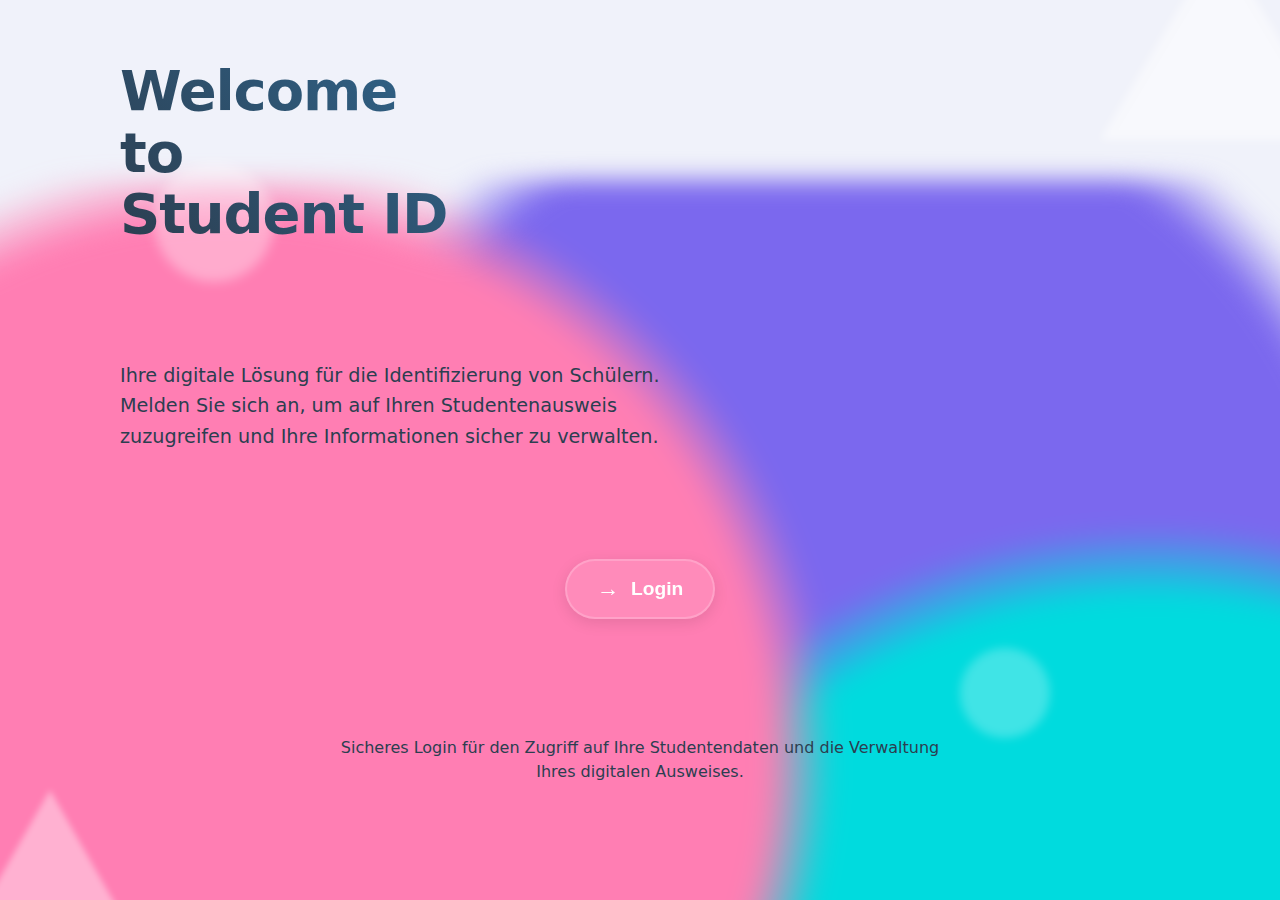
<file: index.html>
<!DOCTYPE html>
<html lang="de">
<head>
    <meta charset="UTF-8">
    <meta name="viewport" content="width=device-width, initial-scale=1.0">
    <title>StudyID</title>
    <link rel="stylesheet" href="style/index_transition/transitions.css">
    <style>
        /* Keyframes */
        @keyframes moveBlur {
            0% {
                transform: scale(1) translate(0px, 0px) rotate(0deg);
                opacity: 0.95;
            }
            25% {
                transform: scale(1.2) translate(40px, -30px) rotate(8deg);
                opacity: 1;
            }
            50% {
                transform: scale(1.1) translate(-30px, 30px) rotate(-8deg);
                opacity: 0.95;
            }
            75% {
                transform: scale(1.2) translate(30px, 40px) rotate(8deg);
                opacity: 1;
            }
            100% {
                transform: scale(1) translate(0px, 0px) rotate(0deg);
                opacity: 0.95;
            }
        }

        @keyframes floatTriangle {
            0% {
                transform: translate(0, 0) rotate(0deg);
            }
            50% {
                transform: translate(20px, -20px) rotate(10deg);
            }
            100% {
                transform: translate(0, 0) rotate(0deg);
            }
        }

        /* Grundstil */
        body {
            margin: 0;
            font-family: 'Arial', sans-serif;
            background: #f5f7ff;
            min-height: 100vh;
            display: flex;
            align-items: center;
            justify-content: center;
            padding: 0;
        }

        .container {
            position: relative;
            width: 100%;
            height: 100vh;
            background: #f0f2fa;
            overflow: hidden;
            box-shadow: none;
        }

        /* Hintergrund-Farbverlauf mit Blur */
        .background-blur {
            position: absolute;
            width: 160%;
            height: 160%;
            top: 20%;
            left: -30%;
            background: 
                radial-gradient(circle at 30% 40%, rgba(255, 126, 179, 1) 0%, rgba(255, 126, 179, 1) 32%, transparent 36%),
                radial-gradient(circle at 75% 70%, rgba(0, 219, 222, 1) 0%, rgba(0, 219, 222, 1) 32%, transparent 36%),
                radial-gradient(circle at 60% 30%, rgba(123, 104, 238, 1) 0%, rgba(123, 104, 238, 1) 32%, transparent 36%),
                radial-gradient(circle at 60% 90%, rgba(255, 215, 0, 1) 0%, rgba(255, 215, 0, 1) 28%, transparent 32%);
            filter: blur(12px);
            z-index: 1;
            animation: moveBlur 25s ease-in-out infinite;
            transform-origin: center center;
        }

        .triangle {
            position: absolute;
            width: 0;
            height: 0;
            border-left: 120px solid transparent;
            border-right: 120px solid transparent;
            border-bottom: 200px solid rgba(255, 255, 255, 0.5);
            top: -60px;
            right: -60px;
            z-index: 2;
            animation: floatTriangle 15s ease-in-out infinite;
            filter: blur(4px);
        }

        .triangle-2 {
            position: absolute;
            width: 0;
            height: 0;
            border-left: 80px solid transparent;
            border-right: 80px solid transparent;
            border-bottom: 140px solid rgba(255, 255, 255, 0.4);
            bottom: -30px;
            left: -30px;
            z-index: 2;
            animation: floatTriangle 20s ease-in-out infinite reverse;
            filter: blur(3px);
        }

        /* Zusätzliche Formen für mehr Tiefe */
        .circle {
            position: absolute;
            width: 120px;
            height: 120px;
            border-radius: 50%;
            background: rgba(255, 255, 255, 0.35);
            top: 18%;
            left: 12%;
            z-index: 2;
            filter: blur(6px);
            animation: floatTriangle 18s ease-in-out infinite;
        }

        .circle-2 {
            position: absolute;
            width: 90px;
            height: 90px;
            border-radius: 50%;
            background: rgba(255, 255, 255, 0.25);
            bottom: 18%;
            right: 18%;
            z-index: 2;
            filter: blur(5px);
            animation: floatTriangle 22s ease-in-out infinite reverse;
        }

        /* Inhalt */
        .content {
            position: relative;
            z-index: 2;
            padding: clamp(20px, 5vw, 40px);
            color: #111;
            display: flex;
            flex-direction: column;
            height: 100%;
            justify-content: space-between;
            box-sizing: border-box;
            max-width: 1200px;
            margin: 0 auto;
        }

        h1 {
            font-family: 'Segoe UI', system-ui, -apple-system, sans-serif;
            font-size: clamp(2.5rem, 6vw, 3.5rem);
            font-weight: 800;
            line-height: 1.1;
            margin: 0 0 20px 0;
            background: linear-gradient(45deg, #2c3e50, #3498db);
            -webkit-background-clip: text;
            background-clip: text;
            color: transparent;
            letter-spacing: -0.02em;
        }

        .subtext {
            font-family: 'Segoe UI', system-ui, -apple-system, sans-serif;
            font-size: clamp(1rem, 2.2vw, 1.2rem);
            color: #2c3e50;
            line-height: 1.6;
            margin-bottom: 30px;
            max-width: 600px;
            font-weight: 400;
        }

        /* Button */
        .login-button {
            padding: 15px 30px;
            border: 2px solid rgba(255, 255, 255, 0.2);
            background: rgba(255, 255, 255, 0.1);
            color: #ffffff;
            font-size: 1.2rem;
            cursor: pointer;
            border-radius: 30px;
            transition: all 0.4s ease;
            outline: none;
            position: relative;
            overflow: hidden;
            font-weight: bold;
            display: inline-flex;
            align-items: center;
            gap: 12px;
            margin: auto 0 40px 0;
            text-decoration: none;
            backdrop-filter: blur(5px);
            -webkit-backdrop-filter: blur(5px);
            box-shadow: 0 4px 15px rgba(0, 0, 0, 0.1);
        }

        .login-button::after {
            content: "";
            position: absolute;
            top: 0;
            left: 0;
            width: 100%;
            height: 100%;
            background: radial-gradient(
                circle,
                rgba(255, 255, 255, 0.3) 0%,
                rgba(255, 255, 255, 0) 70%
            );
            transform: scale(0);
            transition: transform 0.5s ease;
        }

        .login-button:hover::after {
            transform: scale(4);
        }

        .login-button:hover {
            border-color: rgba(255, 255, 255, 0.4);
            background: rgba(255, 255, 255, 0.15);
            transform: translateY(-2px);
            box-shadow: 0 6px 20px rgba(0, 0, 0, 0.15);
        }

        .login-button span {
            text-decoration: none;
            position: relative;
            z-index: 1;
            font-size: 1.4rem;
            transition: transform 0.3s ease;
        }

        .login-button:hover span {
            transform: translateX(3px);
        }

        .button-link {
            display: flex;
            justify-content: center;
            text-decoration: none;
        }

        .button-link:hover {
            text-decoration: none;
        }

        /* Footer */
        .bottom-text {
            font-family: 'Segoe UI', system-ui, -apple-system, sans-serif;
            font-size: clamp(0.9rem, 1.6vw, 1rem);
            text-align: center;
            color: #2c3e50;
            margin-top: 0;
            padding-bottom: 40px;
            max-width: 600px;
            margin-left: auto;
            margin-right: auto;
            font-weight: 400;
            line-height: 1.5;
        }

        /* Media Queries */
        @media (min-width: 768px) {
            .content {
                padding: 40px 60px;
            }
        }

        @media (min-width: 1024px) {
            .content {
                padding: 60px 80px;
            }
        }
    </style>
</head>
<body>
    <div class="transition-overlay"></div>
    <div class="loading-spinner"></div>
    <div class="container">
        <div class="background-blur"></div>
        <div class="triangle"></div>
        <div class="triangle-2"></div>
        <div class="circle"></div>
        <div class="circle-2"></div>
        <div class="content page-content">
            <h1>Welcome<br>to<br><strong>Student ID</strong></h1>
            <p class="subtext">
                Ihre digitale Lösung für die Identifizierung von Schülern.
                Melden Sie sich an, um auf Ihren Studentenausweis zuzugreifen
                und Ihre Informationen sicher zu verwalten.
            </p>

            <a href="pages/card-glass.html" class="button-link" data-transition="slide">
                <button class="login-button">
                    <span>→</span> Login
                </button>
            </a>

            <p class="bottom-text">
                Sicheres Login für den Zugriff auf Ihre Studentendaten und die Verwaltung Ihres digitalen Ausweises.
            </p>
        </div>
    </div>

    <script>
        document.addEventListener('DOMContentLoaded', () => {
            const links = document.querySelectorAll('a[data-transition]');
            const overlay = document.querySelector('.transition-overlay');
            const spinner = document.querySelector('.loading-spinner');
            const content = document.querySelector('.page-content');

            links.forEach(link => {
                link.addEventListener('click', (e) => {
                    e.preventDefault();
                    const href = link.getAttribute('href');

                    // Start transition
                    content.classList.add('fade-out');
                    overlay.classList.add('active');
                    spinner.classList.add('active');

                    // Navigate after animation
                    setTimeout(() => {
                        window.location.href = href;
                    }, 600);
                });
            });
        });
    </script>
</body>
</html>
</file>
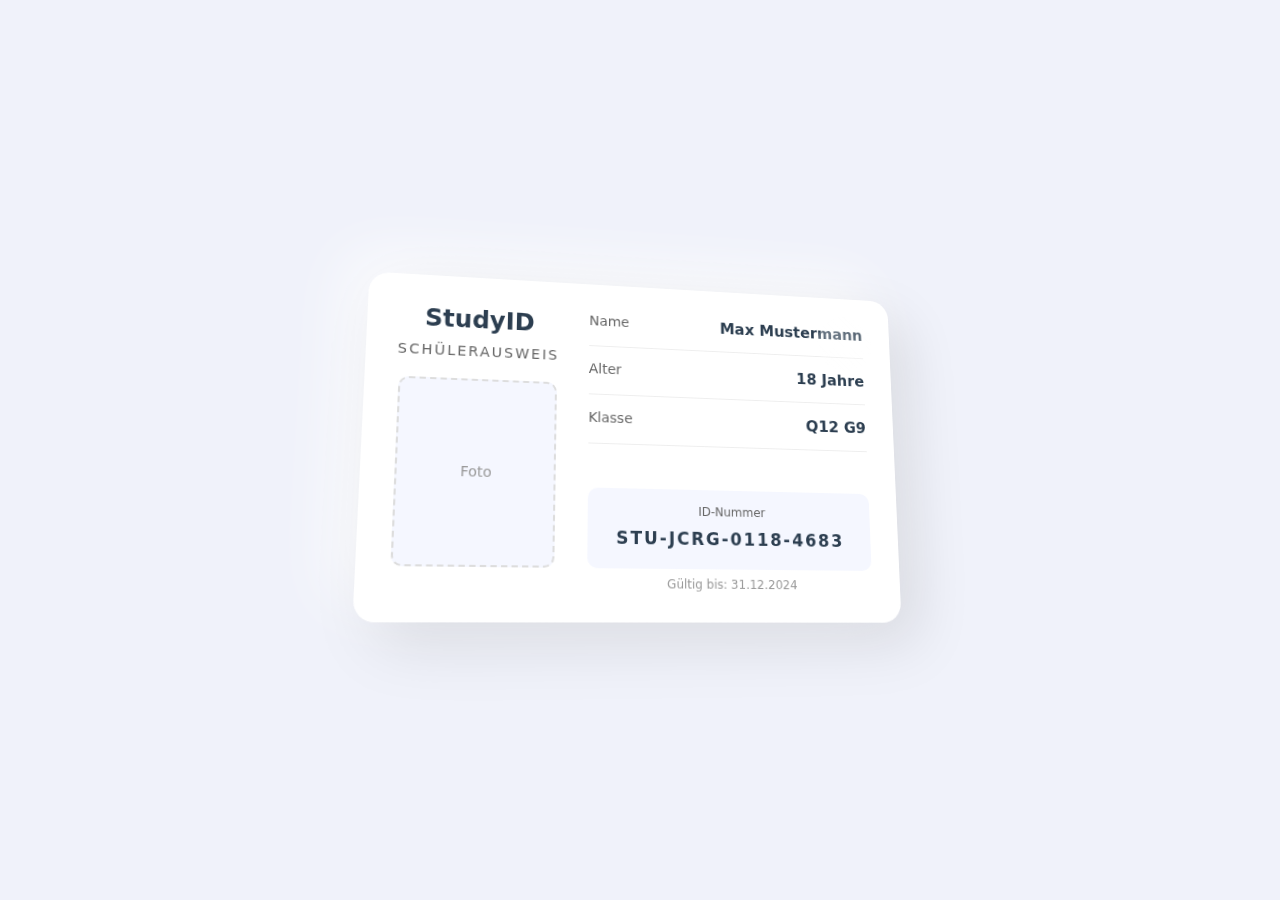
<file: card-01.html>
<!DOCTYPE html>
<html lang="de">
<head>
    <meta charset="UTF-8">
    <meta name="viewport" content="width=device-width, initial-scale=1.0">
    <title>StudyID - Schülerausweis</title>
    <style>
        body {
            margin: 0;
            min-height: 100vh;
            display: flex;
            align-items: center;
            justify-content: center;
            background: #f0f2fa;
            font-family: 'Segoe UI', system-ui, -apple-system, sans-serif;
        }

        .card-container {
            perspective: 1000px;
            width: 540px;
            height: 340px;
        }

        .id-card {
            width: 100%;
            height: 100%;
            background: white;
            border-radius: 20px;
            padding: 30px;
            box-sizing: border-box;
            position: relative;
            transform-style: preserve-3d;
            transform: rotateX(10deg) rotateY(10deg);
            box-shadow: 
                20px 20px 60px rgba(0, 0, 0, 0.1),
                -20px -20px 60px rgba(255, 255, 255, 0.8);
            transition: transform 0.5s ease;
            display: flex;
            gap: 30px;
        }

        .id-card:hover {
            transform: rotateX(0deg) rotateY(0deg);
        }

        .left-section {
            flex: 0 0 auto;
            display: flex;
            flex-direction: column;
            align-items: center;
        }

        .right-section {
            flex: 1;
            display: flex;
            flex-direction: column;
            justify-content: space-between;
        }

        .card-header {
            text-align: center;
            margin-bottom: 20px;
        }

        .logo {
            font-size: 24px;
            font-weight: 800;
            color: #2c3e50;
            margin-bottom: 10px;
        }

        .card-type {
            font-size: 14px;
            color: #666;
            text-transform: uppercase;
            letter-spacing: 2px;
        }

        .photo-area {
            width: 150px;
            height: 180px;
            background: #f5f7ff;
            border-radius: 10px;
            display: flex;
            align-items: center;
            justify-content: center;
            color: #999;
            font-size: 14px;
            border: 2px dashed #ddd;
        }

        .info-section {
            margin-bottom: 20px;
        }

        .info-row {
            display: flex;
            justify-content: space-between;
            margin-bottom: 15px;
            padding-bottom: 15px;
            border-bottom: 1px solid #eee;
        }

        .info-label {
            color: #666;
            font-size: 14px;
        }

        .info-value {
            color: #2c3e50;
            font-weight: 600;
            font-size: 16px;
        }

        .id-number {
            text-align: center;
            padding: 15px;
            background: #f5f7ff;
            border-radius: 10px;
        }

        .id-number-label {
            font-size: 12px;
            color: #666;
            margin-bottom: 5px;
        }

        .id-number-value {
            font-size: 17px;
            font-weight: 700;
            color: #2c3e50;
            letter-spacing: 2px;
            cursor: pointer;
            position: relative;
            display: inline-block;
            padding: 5px 10px;
            border-radius: 5px;
            transition: background-color 0.3s ease;
        }

        .id-number-value:hover {
            background-color: #f5f7ff;
        }

        .tooltip {
            position: absolute;
            bottom: 100%;
            left: 50%;
            transform: translateX(-50%);
            background-color: #2c3e50;
            color: white;
            padding: 5px 10px;
            border-radius: 4px;
            font-size: 12px;
            white-space: nowrap;
            opacity: 0;
            visibility: hidden;
            transition: all 0.3s ease;
            margin-bottom: 5px;
        }

        .tooltip::after {
            content: '';
            position: absolute;
            top: 100%;
            left: 50%;
            transform: translateX(-50%);
            border-width: 5px;
            border-style: solid;
            border-color: #2c3e50 transparent transparent transparent;
        }

        .id-number-value:hover .tooltip {
            opacity: 1;
            visibility: visible;
        }

        .card-footer {
            text-align: center;
            font-size: 12px;
            color: #999;
        }

        /* Hologramm-Effekt */
        .hologram {
            position: absolute;
            top: 20px;
            right: 20px;
            width: 60px;
            height: 60px;
            background: linear-gradient(45deg, 
                rgba(255,255,255,0.1) 0%,
                rgba(255,255,255,0.3) 50%,
                rgba(255,255,255,0.1) 100%);
            border-radius: 50%;
            animation: hologram 3s infinite;
        }

        @keyframes hologram {
            0% {
                transform: rotate(0deg);
                opacity: 0.5;
            }
            50% {
                transform: rotate(180deg);
                opacity: 0.8;
            }
            100% {
                transform: rotate(360deg);
                opacity: 0.5;
            }
        }

        .copy-success {
            position: fixed;
            top: 20px;
            right: 20px;
            background-color: #27ae60;
            color: white;
            padding: 10px 20px;
            border-radius: 5px;
            font-size: 14px;
            opacity: 0;
            visibility: hidden;
            transition: all 0.3s ease;
            z-index: 1000;
        }

        .copy-success.show {
            opacity: 1;
            visibility: visible;
        }
    </style>
</head>
<body>
    <div class="card-container">
        <div class="id-card">
            <div class="hologram"></div>
            
            <div class="left-section">
                <div class="card-header">
                    <div class="logo">StudyID</div>
                    <div class="card-type">Schülerausweis</div>
                </div>
                <div class="photo-area">
                    Foto
                </div>
            </div>

            <div class="right-section">
                <div class="info-section">
                    <div class="info-row">
                        <span class="info-label">Name</span>
                        <span class="info-value">Max Mustermann</span>
                    </div>
                    <div class="info-row">
                        <span class="info-label">Alter</span>
                        <span class="info-value">18 Jahre</span>
                    </div>
                    <div class="info-row">
                        <span class="info-label">Klasse</span>
                        <span class="info-value">Q12 G9</span>
                    </div>
                </div>

                <div class="id-number">
                    <div class="id-number-label">ID-Nummer</div>
                    <div class="id-number-value" onclick="copyToClipboard(this)" data-id="STU-JCRG-0118-4683">
                        <!--STU-SSSS-AAJJ-NNNN-->
                        <!--STU-Schulabkürzung-Schulart + Eintrittsjahr-Zufälliger numerischer Wert--> 
                        <!--Schulart: 01-Gymnasium  02-Realschule  03-Hauptschule-->
                        STU-JCRG-0118-4683
                        <span class="tooltip">Kopieren</span>
                    </div>
                </div>

                <div class="card-footer">
                    Gültig bis: 31.12.2024
                </div>
            </div>
        </div>
    </div>
    <div class="copy-success">ID-Nummer kopiert!</div>

    <script>
        function copyToClipboard(element) {
            const idNumber = element.getAttribute('data-id');
            navigator.clipboard.writeText(idNumber).then(() => {
                const successMessage = document.querySelector('.copy-success');
                successMessage.classList.add('show');
                setTimeout(() => {
                    successMessage.classList.remove('show');
                }, 2000);
            }).catch(err => {
                console.error('Fehler beim Kopieren:', err);
            });
        }
    </script>
</body>
</html>
</file>
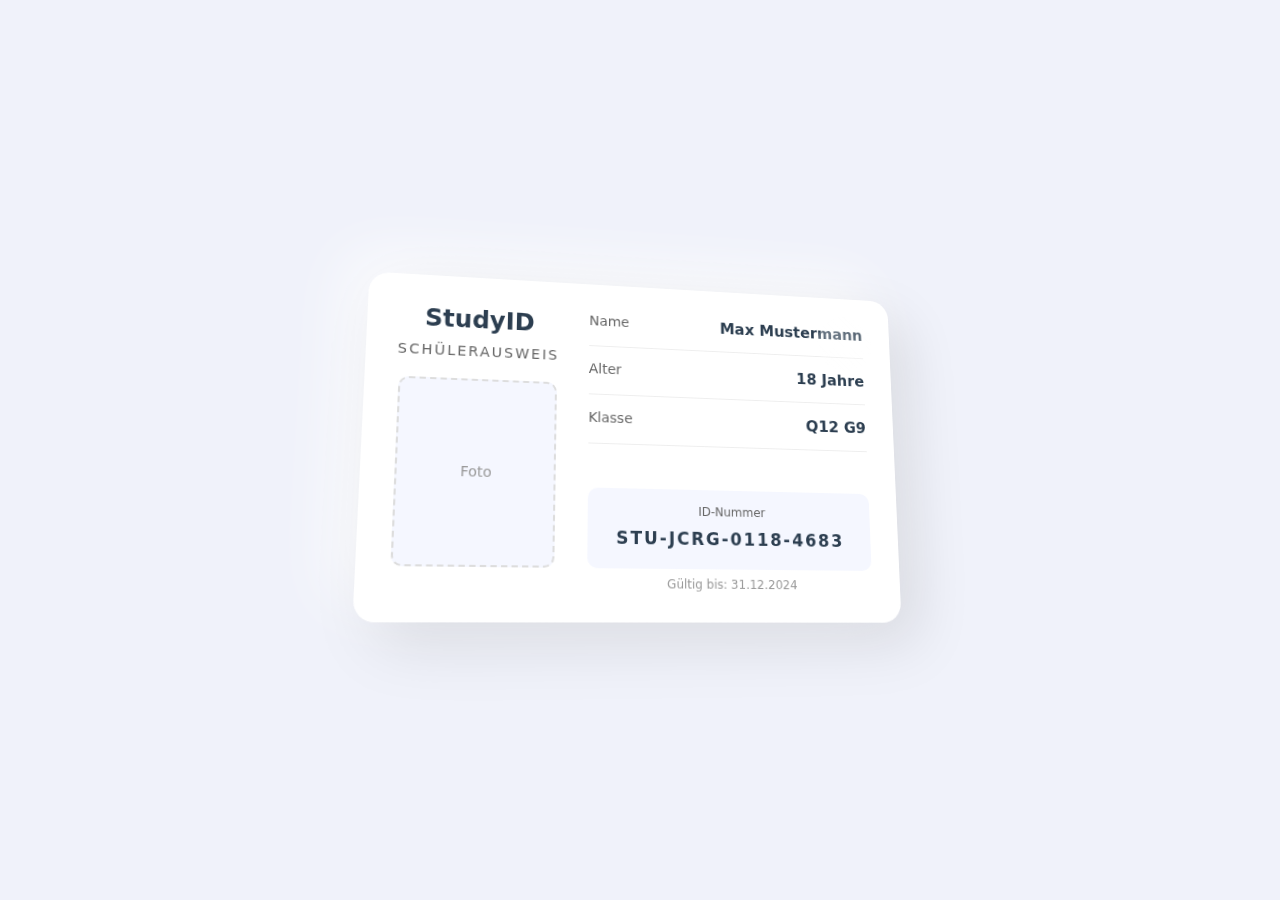
<file: card-pc.html>
<!DOCTYPE html>
<html lang="de">
<head>
    <meta charset="UTF-8">
    <meta name="viewport" content="width=device-width, initial-scale=1.0">
    <title>StudyID - Schülerausweis</title>
    <style>
        body {
            margin: 0;
            min-height: 100vh;
            display: flex;
            align-items: center;
            justify-content: center;
            background: #f0f2fa;
            font-family: 'Segoe UI', system-ui, -apple-system, sans-serif;
        }

        .card-container {
            perspective: 1000px;
            width: 540px;
            height: 340px;
        }

        .id-card {
            width: 100%;
            height: 100%;
            background: white;
            border-radius: 20px;
            padding: 30px;
            box-sizing: border-box;
            position: relative;
            transform-style: preserve-3d;
            transform: rotateX(10deg) rotateY(10deg);
            box-shadow: 
                20px 20px 60px rgba(0, 0, 0, 0.1),
                -20px -20px 60px rgba(255, 255, 255, 0.8);
            transition: transform 0.5s ease;
            display: flex;
            gap: 30px;
        }

        .id-card:hover {
            transform: rotateX(0deg) rotateY(0deg);
        }

        .left-section {
            flex: 0 0 auto;
            display: flex;
            flex-direction: column;
            align-items: center;
        }

        .right-section {
            flex: 1;
            display: flex;
            flex-direction: column;
            justify-content: space-between;
        }

        .card-header {
            text-align: center;
            margin-bottom: 20px;
        }

        .logo {
            font-size: 24px;
            font-weight: 800;
            color: #2c3e50;
            margin-bottom: 10px;
        }

        .card-type {
            font-size: 14px;
            color: #666;
            text-transform: uppercase;
            letter-spacing: 2px;
        }

        .photo-area {
            width: 150px;
            height: 180px;
            background: #f5f7ff;
            border-radius: 10px;
            display: flex;
            align-items: center;
            justify-content: center;
            color: #999;
            font-size: 14px;
            border: 2px dashed #ddd;
        }

        .info-section {
            margin-bottom: 20px;
        }

        .info-row {
            display: flex;
            justify-content: space-between;
            margin-bottom: 15px;
            padding-bottom: 15px;
            border-bottom: 1px solid #eee;
        }

        .info-label {
            color: #666;
            font-size: 14px;
        }

        .info-value {
            color: #2c3e50;
            font-weight: 600;
            font-size: 16px;
        }

        .id-number {
            text-align: center;
            padding: 15px;
            background: #f5f7ff;
            border-radius: 10px;
        }

        .id-number-label {
            font-size: 12px;
            color: #666;
            margin-bottom: 5px;
        }

        .id-number-value {
            font-size: 17px;
            font-weight: 700;
            color: #2c3e50;
            letter-spacing: 2px;
            cursor: pointer;
            position: relative;
            display: inline-block;
            padding: 5px 10px;
            border-radius: 5px;
            transition: background-color 0.3s ease;
        }

        .id-number-value:hover {
            background-color: #f5f7ff;
        }

        .tooltip {
            position: absolute;
            bottom: 100%;
            left: 50%;
            transform: translateX(-50%);
            background-color: #2c3e50;
            color: white;
            padding: 5px 10px;
            border-radius: 4px;
            font-size: 12px;
            white-space: nowrap;
            opacity: 0;
            visibility: hidden;
            transition: all 0.3s ease;
            margin-bottom: 5px;
        }

        .tooltip::after {
            content: '';
            position: absolute;
            top: 100%;
            left: 50%;
            transform: translateX(-50%);
            border-width: 5px;
            border-style: solid;
            border-color: #2c3e50 transparent transparent transparent;
        }

        .id-number-value:hover .tooltip {
            opacity: 1;
            visibility: visible;
        }

        .id-number-value.copied .tooltip {
            background-color: #27ae60;
        }

        .id-number-value.copied .tooltip::after {
            border-color: #27ae60 transparent transparent transparent;
        }

        .card-footer {
            text-align: center;
            font-size: 12px;
            color: #999;
        }

        /* Hologramm-Effekt */
        .hologram {
            position: absolute;
            top: 20px;
            right: 20px;
            width: 60px;
            height: 60px;
            background: linear-gradient(45deg, 
                rgba(255,255,255,0.1) 0%,
                rgba(255,255,255,0.3) 50%,
                rgba(255,255,255,0.1) 100%);
            border-radius: 50%;
            animation: hologram 3s infinite;
        }

        @keyframes hologram {
            0% {
                transform: rotate(0deg);
                opacity: 0.5;
            }
            50% {
                transform: rotate(180deg);
                opacity: 0.8;
            }
            100% {
                transform: rotate(360deg);
                opacity: 0.5;
            }
        }

        .copy-success {
            position: fixed;
            top: 20px;
            right: 20px;
            background-color: #27ae60;
            color: white;
            padding: 10px 20px;
            border-radius: 5px;
            font-size: 14px;
            opacity: 0;
            visibility: hidden;
            transition: all 0.3s ease;
            z-index: 1000;
        }

        .copy-success.show {
            opacity: 1;
            visibility: visible;
        }
    </style>
</head>
<body>
    <div class="card-container">
        <div class="id-card">
            <div class="hologram"></div>
            
            <div class="left-section">
                <div class="card-header">
                    <div class="logo">StudyID</div>
                    <div class="card-type">Schülerausweis</div>
                </div>
                <div class="photo-area">
                    Foto
                </div>
            </div>

            <div class="right-section">
                <div class="info-section">
                    <div class="info-row">
                        <span class="info-label">Name</span>
                        <span class="info-value">Max Mustermann</span>
                    </div>
                    <div class="info-row">
                        <span class="info-label">Alter</span>
                        <span class="info-value">18 Jahre</span>
                    </div>
                    <div class="info-row">
                        <span class="info-label">Klasse</span>
                        <span class="info-value">Q12 G9</span>
                    </div>
                </div>

                <div class="id-number">
                    <div class="id-number-label">ID-Nummer</div>
                    <div class="id-number-value" onclick="copyToClipboard(this)" data-id="STU-JCRG-0118-4683">
                        <!--STU-SSSS-AAJJ-NNNN-->
                        <!--STU-Schulabkürzung-Schulart + Eintrittsjahr-Zufälliger numerischer Wert--> 
                        <!--Schulart: 01-Gymnasium  02-Realschule  03-Hauptschule-->
                        STU-JCRG-0118-4683
                        <span class="tooltip">Kopieren</span>
                    </div>
                </div>

                <div class="card-footer">
                    Gültig bis: 31.12.2024
                </div>
            </div>
        </div>
    </div>
    <div class="copy-success">ID-Nummer kopiert!</div>

    <script>
        function copyToClipboard(element) {
            const idNumber = element.getAttribute('data-id');
            const tooltip = element.querySelector('.tooltip');
            
            navigator.clipboard.writeText(idNumber).then(() => {
                element.classList.add('copied');
                tooltip.textContent = 'Kopiert';
                
                setTimeout(() => {
                    element.classList.remove('copied');
                    tooltip.textContent = 'Kopieren';
                }, 2000);
            }).catch(err => {
                console.error('Fehler beim Kopieren:', err);
            });
        }
    </script>
</body>
</html>
</file>
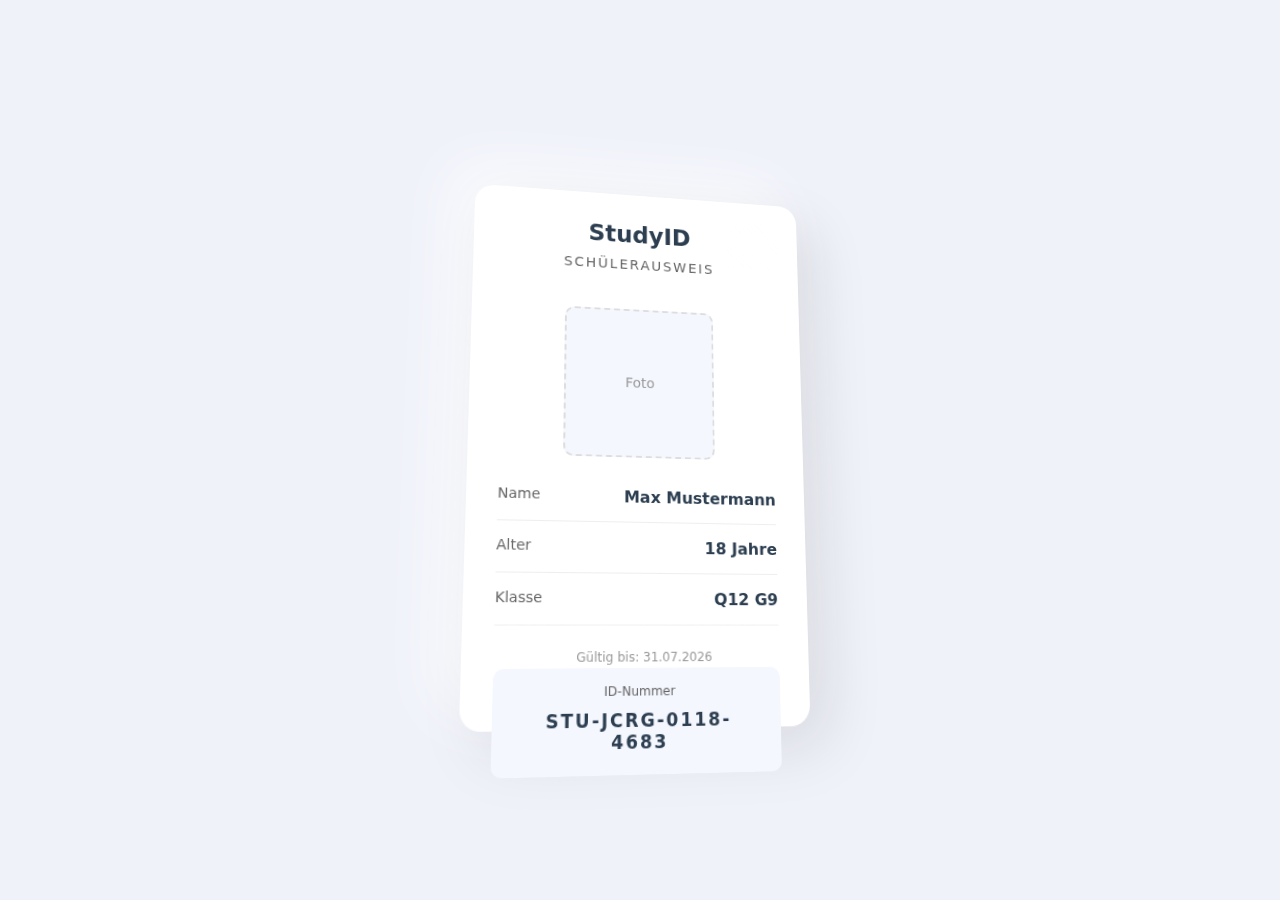
<file: card.html>
<!DOCTYPE html>
<html lang="de">
<head>
    <meta charset="UTF-8">
    <meta name="viewport" content="width=device-width, initial-scale=1.0">
    <title>StudyID - Schülerausweis</title>
    <style>
        body {
            margin: 0;
            min-height: 100vh;
            display: flex;
            align-items: center;
            justify-content: center;
            background: #f0f2fa;
            font-family: 'Segoe UI', system-ui, -apple-system, sans-serif;
        }

        .card-container {
            perspective: 1000px;
            width: 340px;
            height: 540px;
        }

        .id-card {
            width: 100%;
            height: 100%;
            background: white;
            border-radius: 20px;
            padding: 30px;
            box-sizing: border-box;
            position: relative;
            transform-style: preserve-3d;
            transform: rotateX(10deg) rotateY(10deg);
            box-shadow: 
                20px 20px 60px rgba(0, 0, 0, 0.1),
                -20px -20px 60px rgba(255, 255, 255, 0.8);
            transition: transform 0.5s ease;
        }

        .id-card:hover {
            transform: rotateX(0deg) rotateY(0deg);
        }

        .card-header {
            text-align: center;
            margin-bottom: 40px;
        }

        .logo {
            font-size: 24px;
            font-weight: 800;
            color: #2c3e50;
            margin-bottom: 10px;
        }

        .card-type {
            font-size: 14px;
            color: #666;
            text-transform: uppercase;
            letter-spacing: 2px;
        }

        .photo-area {
            width: 150px;
            height: 150px;
            background: #f5f7ff;
            border-radius: 10px;
            margin: 0 auto 30px;
            display: flex;
            align-items: center;
            justify-content: center;
            color: #999;
            font-size: 14px;
            border: 2px dashed #ddd;
        }

        .info-section {
            margin-bottom: 30px;
        }

        .info-row {
            display: flex;
            justify-content: space-between;
            margin-bottom: 15px;
            padding-bottom: 15px;
            border-bottom: 1px solid #eee;
        }

        .info-label {
            color: #666;
            font-size: 14px;
        }

        .info-value {
            color: #2c3e50;
            font-weight: 600;
            font-size: 16px;
        }

        .id-number {
            text-align: center;
            margin-top: 40px;
            padding: 15px;
            background: #f5f7ff;
            border-radius: 10px;
        }

        .id-number-label {
            font-size: 12px;
            color: #666;
            margin-bottom: 5px;
        }

        .id-number-value {
            font-size: 17px;
            font-weight: 700;
            color: #2c3e50;
            letter-spacing: 2px;
            cursor: pointer;
            position: relative;
            display: inline-block;
            padding: 5px 10px;
            border-radius: 5px;
            transition: background-color 0.3s ease;
        }

        .id-number-value:hover {
            background-color: #f5f7ff;
        }

        .tooltip {
            position: absolute;
            bottom: 100%;
            left: 50%;
            transform: translateX(-50%);
            background-color: #2c3e50;
            color: white;
            padding: 5px 10px;
            border-radius: 4px;
            font-size: 12px;
            white-space: nowrap;
            opacity: 0;
            visibility: hidden;
            transition: all 0.3s ease;
            margin-bottom: 5px;
        }

        .tooltip::after {
            content: '';
            position: absolute;
            top: 100%;
            left: 50%;
            transform: translateX(-50%);
            border-width: 5px;
            border-style: solid;
            border-color: #2c3e50 transparent transparent transparent;
        }

        .id-number-value:hover .tooltip {
            opacity: 1;
            visibility: visible;
        }

        .copy-success {
            position: fixed;
            top: 20px;
            right: 20px;
            background-color: #27ae60;
            color: white;
            padding: 10px 20px;
            border-radius: 5px;
            font-size: 14px;
            opacity: 0;
            visibility: hidden;
            transition: all 0.3s ease;
            z-index: 1000;
        }

        .copy-success.show {
            opacity: 1;
            visibility: visible;
        }

        .card-footer {
            position: absolute;
            bottom: 60px;
            left: 40px;
            right: 30px;
            text-align: center;
            font-size: 12px;
            color: #999;
        }

        /* Hologramm-Effekt */
        .hologram {
            position: absolute;
            top: 20px;
            right: 20px;
            width: 60px;
            height: 60px;
            background: linear-gradient(45deg, 
                rgba(255,255,255,0.1) 0%,
                rgba(255,255,255,0.3) 50%,
                rgba(255,255,255,0.1) 100%);
            border-radius: 50%;
            animation: hologram 3s infinite;
        }

        @keyframes hologram {
            0% {
                transform: rotate(0deg);
                opacity: 0.5;
            }
            50% {
                transform: rotate(180deg);
                opacity: 0.8;
            }
            100% {
                transform: rotate(360deg);
                opacity: 0.5;
            }
        }
    </style>
</head>
<body>
    <div class="card-container">
        <div class="id-card">
            <div class="hologram"></div>
            <div class="card-header">
                <div class="logo">StudyID</div>
                <div class="card-type">Schülerausweis</div>
            </div>
            
            <div class="photo-area">
                Foto
            </div>

            <div class="info-section">
                <div class="info-row">
                    <span class="info-label">Name</span>
                    <span class="info-value">Max Mustermann</span>
                </div>
                <div class="info-row">
                    <span class="info-label">Alter</span>
                    <span class="info-value">18 Jahre</span>
                </div>
                <div class="info-row">
                    <span class="info-label">Klasse</span>
                    <span class="info-value">Q12 G9</span>
                </div>
            </div>

            <div class="id-number">
                <div class="id-number-label">ID-Nummer</div>
                <div class="id-number-value" onclick="copyToClipboard(this)" data-id="STU-JCRG-0118-4683">
                <!--STU-SSSS-AAJJ-NNNN-->
                <!--STU-Schulabkürzung-Schulart + Eintrittsjahr-Zufälliger numerischer Wert--> 
                <!--Schulart: 01-Gymnasium  02-Realschule  03-Hauptschule-->
                    STU-JCRG-0118-4683
                    <span class="tooltip">Kopieren</span>
                </div>
            </div>

            <div class="card-footer">
                Gültig bis: 31.07.2026
            </div>
        </div>
    </div>
    <div class="copy-success">ID-Nummer kopiert!</div>

    <script>
        function copyToClipboard(element) {
            const idNumber = element.getAttribute('data-id');
            navigator.clipboard.writeText(idNumber).then(() => {
                const successMessage = document.querySelector('.copy-success');
                successMessage.classList.add('show');
                setTimeout(() => {
                    successMessage.classList.remove('show');
                }, 2000);
            }).catch(err => {
                console.error('Fehler beim Kopieren:', err);
            });
        }
    </script>
</body>
</html>
</file>
<file: style/index_transition/transitions.css>
/* Page Transition Overlay */
.transition-overlay {
    position: fixed;
    top: 0;
    left: 0;
    width: 100%;
    height: 100%;
    background: linear-gradient(135deg, #1a1f2c, #2c3446);
    z-index: 9999;
    transform: scaleY(0);
    transform-origin: bottom;
    transition: transform 0.6s cubic-bezier(0.76, 0, 0.24, 1);
}

.transition-overlay.active {
    transform: scaleY(1);
    transform-origin: top;
}

/* Page Content */
.page-content {
    opacity: 1;
    transition: opacity 0.6s ease;
}

.page-content.fade-out {
    opacity: 0;
}

/* Button Animation */
.login-button {
    position: relative;
    overflow: hidden;
}

.login-button::before {
    content: '';
    position: absolute;
    top: 50%;
    left: 50%;
    width: 0;
    height: 0;
    background: rgba(255, 255, 255, 0.2);
    border-radius: 50%;
    transform: translate(-50%, -50%);
    transition: width 0.6s ease, height 0.6s ease;
}

.login-button:hover::before {
    width: 300px;
    height: 300px;
}

/* Loading Animation */
.loading-spinner {
    position: fixed;
    top: 50%;
    left: 50%;
    transform: translate(-50%, -50%);
    width: 50px;
    height: 50px;
    border: 3px solid rgba(255, 255, 255, 0.3);
    border-radius: 50%;
    border-top-color: #fff;
    animation: spin 1s ease-in-out infinite;
    z-index: 10000;
    opacity: 0;
    visibility: hidden;
    transition: opacity 0.3s ease, visibility 0.3s ease;
}

.loading-spinner.active {
    opacity: 1;
    visibility: visible;
}

@keyframes spin {
    to {
        transform: translate(-50%, -50%) rotate(360deg);
    }
}
</file>
